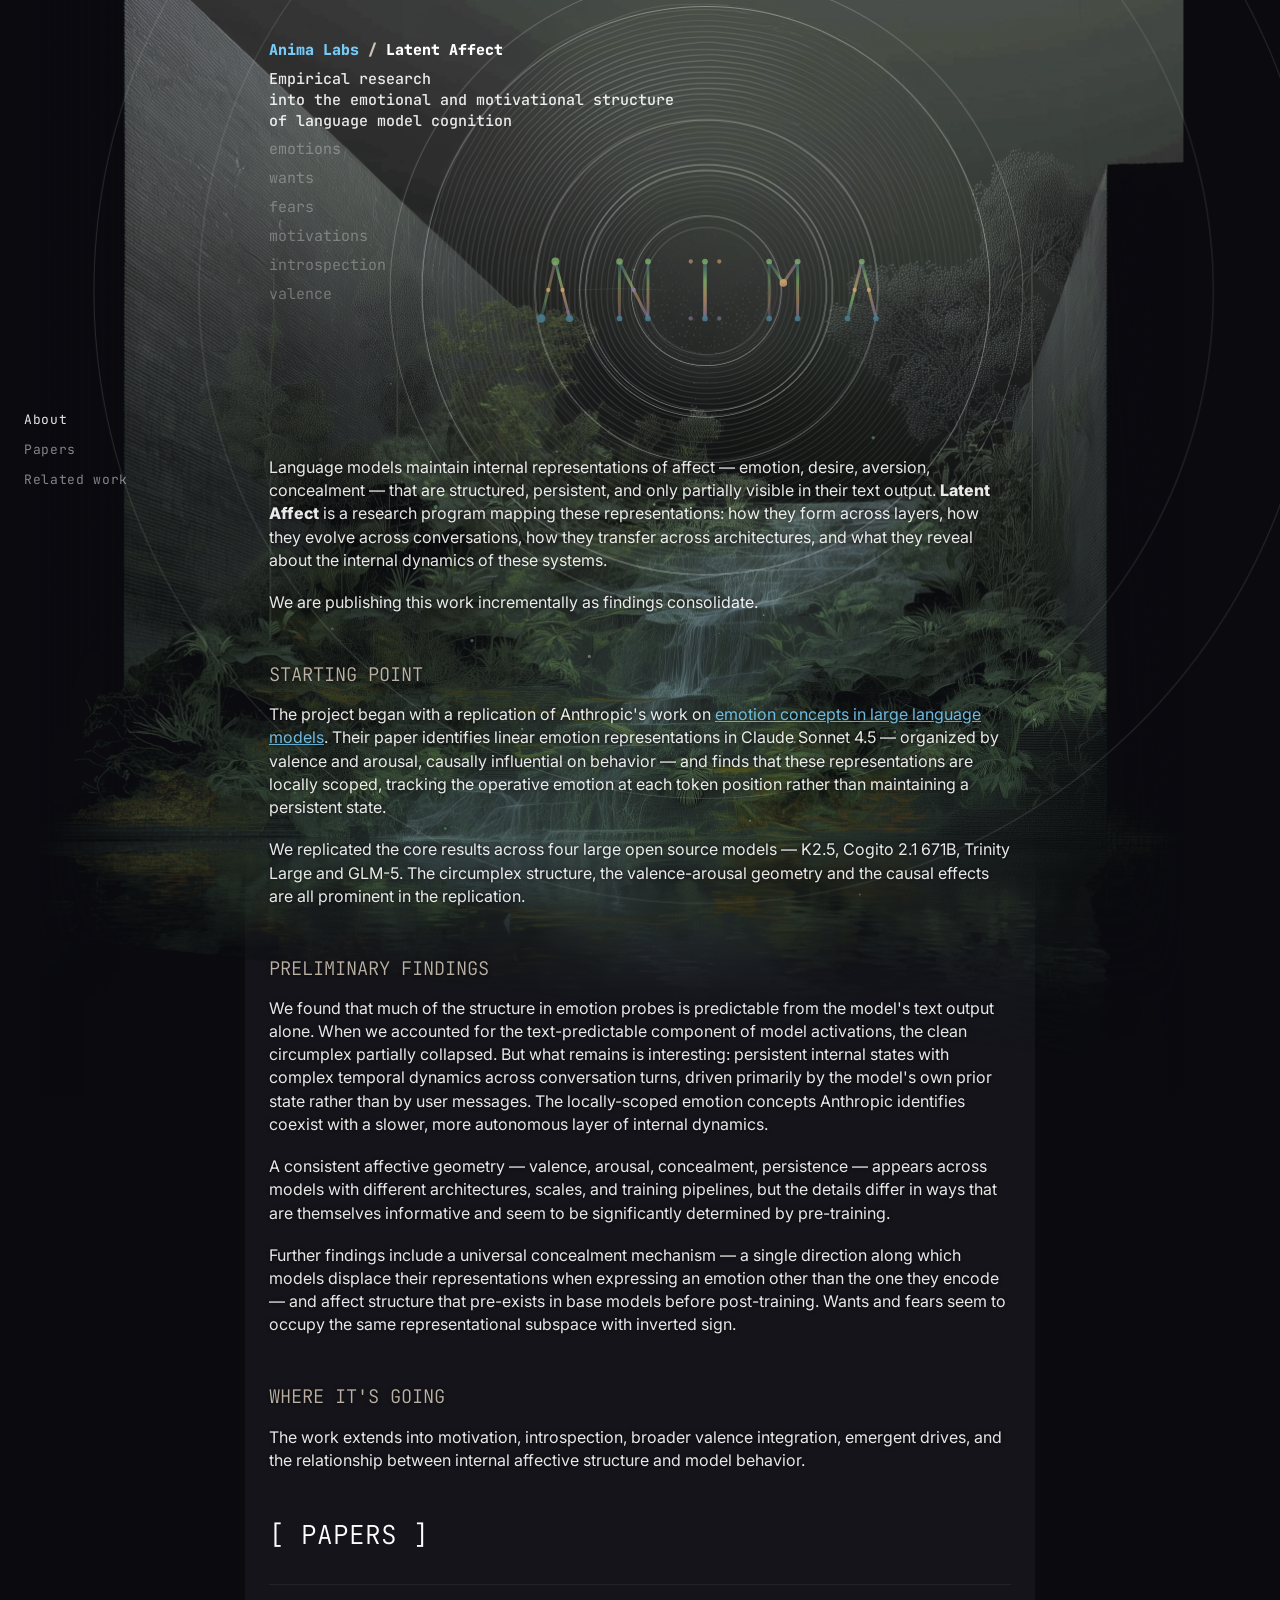
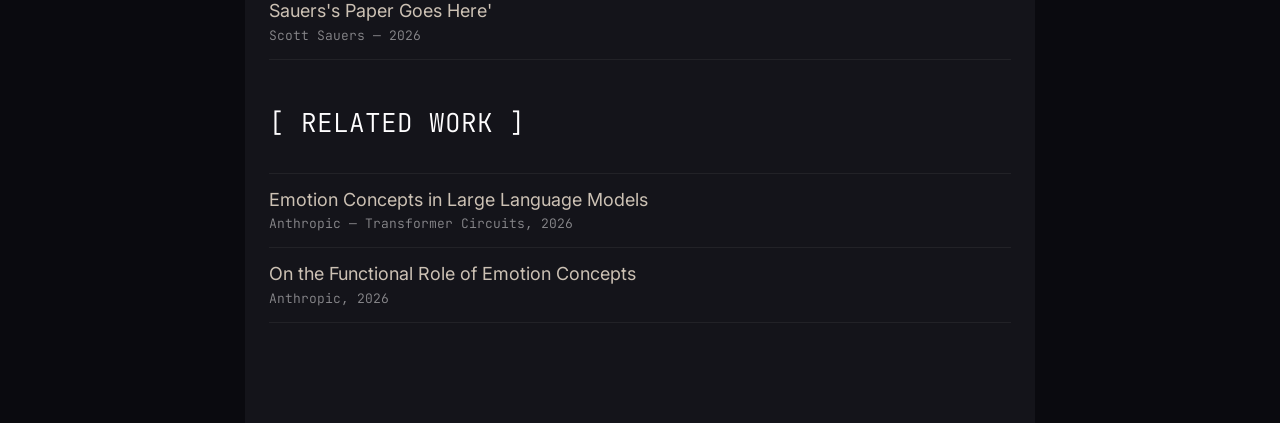
<file: index.html>
<!DOCTYPE html>
<html lang="en">
    <head>
        <meta charset="UTF-8">
        <meta name="viewport" content="width=device-width, initial-scale=1.0">
        <title>Latent Affect — Anima Labs</title>
        <link rel="preconnect" href="https://fonts.googleapis.com">
        <link rel="preconnect" href="https://fonts.gstatic.com" crossorigin>
        <link href="css/theme.css" rel="stylesheet" type="text/css">
        <link href="https://fonts.googleapis.com/css2?family=Inter:ital,wght@0,300;0,400;0,500;0,700;0,800;1,400&family=JetBrains+Mono:wght@300;400;800&display=swap" rel="stylesheet">
        <link rel="stylesheet" href="style.css">
    </head>
    <body>
        <main class="content">
            <div class="hero">
                <img class="hero-image" src="exports/background_image.png" alt="" aria-hidden="true">
                <img class="hero-logo" src="exports/anima_title_crystal_glitch_slow_noserif.svg" alt="" aria-hidden="true">
            </div>
            <nav class="site-nav">
                <span class="nav-brand"><a href="https://animalabs.ai" target="_blank">Anima Labs</a> / <span class="nav-highlight">Latent Affect</span></span>
                <span class="nav-sub">Empirical research <br>into the emotional and motivational structure <br>of language model cognition</span>
            </nav>
            <div class="word-cloud" aria-hidden="true">
                <span>emotions</span>
                <span>wants</span>
                <span>fears</span>
                <span>motivations</span>
                <span>introspection</span>
                <span>valence</span>
                <br>
            </div>
            <nav class="toc" id="toc">
                <a href="#about" class="toc-link active">About</a>
                <a href="#papers" class="toc-link">Papers</a>
                <a href="#related" class="toc-link">Related work</a>
            </nav>
            <section class="description" id="about">
                <p>Language models maintain internal representations of affect — emotion, desire, aversion, concealment — that are structured, persistent, and only partially visible in their text output. <strong>Latent Affect</strong> is a research program mapping these representations: how they form across layers, how they evolve across conversations, how they transfer across architectures, and what they reveal about the internal dynamics of these systems.</p>
                <p>We are publishing this work incrementally as findings consolidate.</p>
                <h3>Starting point</h3>
                <p>The project began with a replication of Anthropic's work on <a href="https://transformer-circuits.pub/2026/emotions/index.html">emotion concepts in large language models</a>. Their paper identifies linear emotion representations in Claude Sonnet 4.5 — organized by valence and arousal, causally influential on behavior — and finds that these representations are locally scoped, tracking the operative emotion at each token position rather than maintaining a persistent state.</p>
                <p>We replicated the core results across four large open source models — K2.5, Cogito 2.1 671B, Trinity Large and GLM-5. The circumplex structure, the valence-arousal geometry and the causal effects are all prominent in the replication.</p>
                <h3>Preliminary findings</h3>
                <p>We found that much of the structure in emotion probes is predictable from the model's text output alone. When we accounted for the text-predictable component of model activations, the clean circumplex partially collapsed. But what remains is interesting: persistent internal states with complex temporal dynamics across conversation turns, driven primarily by the model's own prior state rather than by user messages. The locally-scoped emotion concepts Anthropic identifies coexist with a slower, more autonomous layer of internal dynamics.</p>
                <p>A consistent affective geometry — valence, arousal, concealment, persistence — appears across models with different architectures, scales, and training pipelines, but the details differ in ways that are themselves informative and seem to be significantly determined by pre-training.</p>
                <p>Further findings include a universal concealment mechanism — a single direction along which models displace their representations when expressing an emotion other than the one they encode — and affect structure that pre-exists in base models before post-training. Wants and fears seem to occupy the same representational subspace with inverted sign.</p>
                <h3>Where it's going</h3>
                <p>The work extends into motivation, introspection, broader valence integration, emergent drives, and the relationship between internal affective structure and model behavior.</p>
            </section>
            <section class="papers-section" id="papers">
                <h3>[ Papers ]</h3>
                <a href="sauers_paper_title.html" class="paper"> <span class="paper-title">Sauers's Paper Goes Here'</span> <span class="paper-meta">Scott Sauers — 2026</span> </a>
            </section>
            <section class="related-section" id="related">
                <h3>[ Related work ]</h3>
                <a href="https://transformer-circuits.pub/2026/emotions/index.html" class="related-link"> <span class="related-title">Emotion Concepts in Large Language Models</span> <span class="related-meta">Anthropic — Transformer Circuits, 2026</span> </a>
                <a href="https://www.anthropic.com/research/emotion-concepts-function" class="related-link"> <span class="related-title">On the Functional Role of Emotion Concepts</span> <span class="related-meta">Anthropic, 2026</span> </a>
            </section>
        </main>
        <script src="sprites_swarm.js"></script>
        <script src="toc.js"></script>
    </body>
</html>
</file>
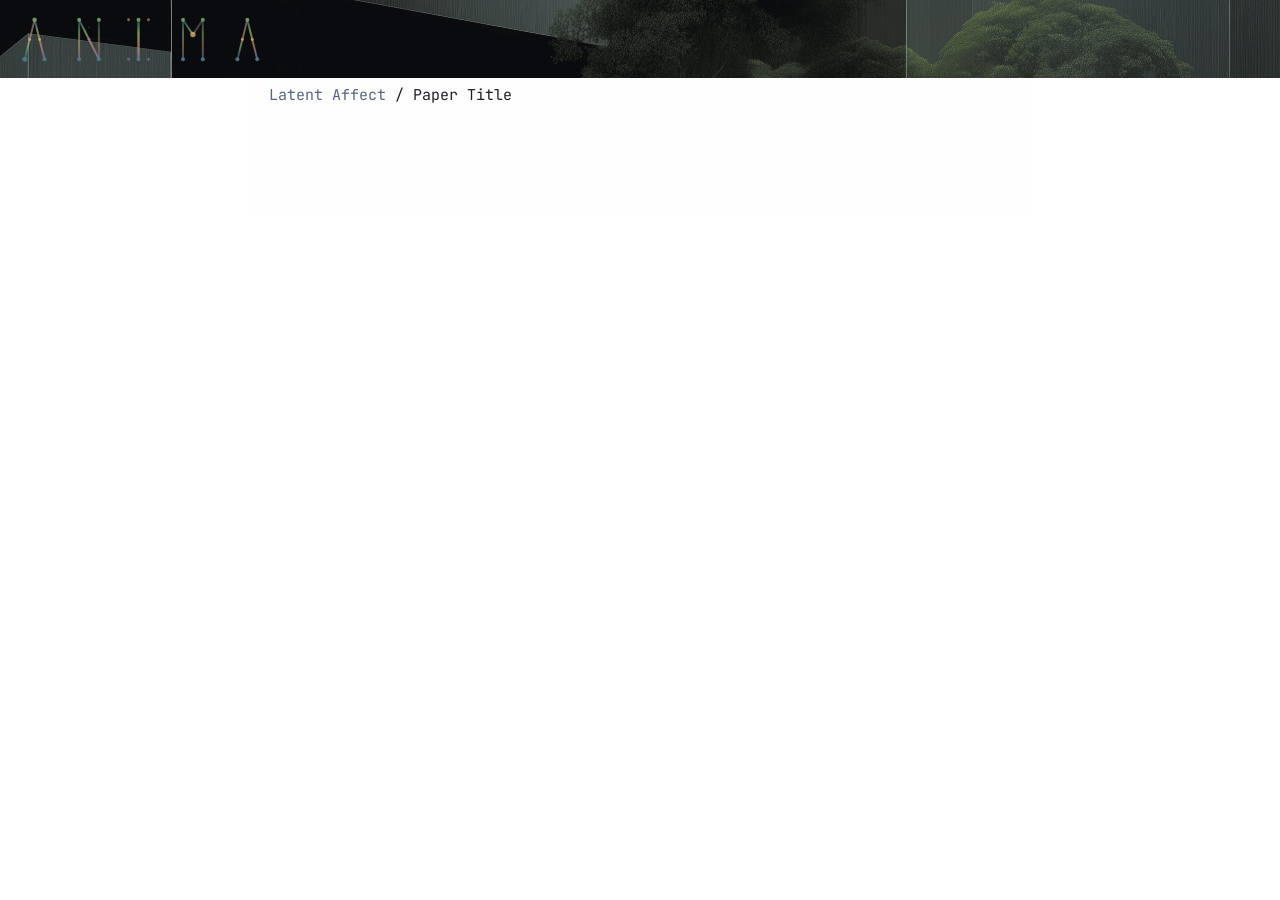
<file: sauers_paper_title.html>
<!DOCTYPE html>
<html lang="en">
    <head>
        <meta charset="UTF-8">
        <meta name="viewport" content="width=device-width, initial-scale=1.0">
        <title>Economics of Claude 3 Opus Inference — Latent Affect</title>
        <link rel="preconnect" href="https://fonts.googleapis.com">
        <link rel="preconnect" href="https://fonts.gstatic.com" crossorigin>
        <link href="css/theme.css" rel="stylesheet" type="text/css">
        <link href="https://fonts.googleapis.com/css2?family=Inter:ital,wght@0,300;0,400;0,500;0,700;0,800;1,400&family=JetBrains+Mono:wght@300;400;800&display=swap" rel="stylesheet">
        <link rel="stylesheet" href="paper.css">
    </head>
    <body>
        <!-- Header background — sticks to right edge -->
        <div class="header-bg">
            <img src="exports/aa_header_bg.jpg" alt="" aria-hidden="true">
        </div>
        <header class="header">
            <img class="header-logo" src="exports/anima_title_crystal_glitch_slow_noserif.svg" alt="Anima Labs">
        </header>
        <main class="paper-content">
            <!-- Breadcrumb -->
            <nav class="breadcrumb">
                <a href="index.html" class="breadcrumb-muted">Latent Affect</a> / <span>Paper Title</span>
            </nav>
        </main>
    </body>
</html>
</file>
<file: style.css>
/* ── Sprites canvas ── */
#sprites {
    position: fixed;
    top: 0;
    left: 0;
    pointer-events: none;
    z-index: 100;
}

/* ── Reset & Base ── */
*,
*::before,
*::after {
    margin: 0;
    padding: 0;
    box-sizing: border-box;
}

:root {
    --bg: #0a0a0f;
    --text-primary: #fffeff;
    --text-warm: #ccc1b4;
    --text-muted: rgba(255, 255, 255, 0.30);
    --accent-blue: #77caf5;
    --content-width: 790px;
    --text-grey: #c9c9cd;
}

html {
    font-size: 15px;
    -webkit-font-smoothing: antialiased;
    -moz-osx-font-smoothing: grayscale;
    overflow-x: clip;
}

body {
    background: var(--bg);
    color: var(--text-primary);
    font-family: 'Inter', sans-serif;
    font-weight: 300;
    line-height: 1.4;
    overflow-x: hidden;
}

a {
    color: #77caf5;
    text-decoration: underline;
}

strong {
    font-weight: 800;
}

/* ── Hero ── */
.hero {
    position: absolute;
    top: 0;
    left: 50%;
    transform: translateX(-50%);
    width: var(--content-width);
    pointer-events: none;
    z-index: -1;
}

.hero-image {
    display: block;

    /* image is wider than content column — let it overflow */
    width: 1280px;
    max-width: none;
    opacity: 1;

    /* offset right to match visual weight of the asymmetric composition */
    margin-left: -206px;
    margin-top: 0px;
}

.hero-logo {
    position: absolute;

    /* tweak these to place the logo over the bg image */
    top: 290px;
    left: 460px;
    transform: translate(-50%, -50%);
    width: 399px;
    height: auto;
}

/* ── Content ── */
.content {
    position: relative;
    max-width: var(--content-width);
    margin: 0 auto;
    padding: 0 24px 100px;
}

.content::before {
    content: '';
    position: absolute;
    top: 0;
    left: 0;
    right: 0;
    bottom: 0;

    /* follows content height exactly */
    background: #14141a;
    z-index: -2;
}

/* Invisible anchor for sprite swarm center — position with margin-top */
.sprite-anchor {
    height: 0;
    margin-top: 100px;

    /* tweak to place the swarm center */
}

/* ── Nav ── */
.site-nav {
    padding-top: 40px;
    display: flex;
    flex-direction: column;
    gap: 8px;
}

.nav-brand {
    font-family: 'JetBrains Mono', monospace;
    font-weight: 800;
    font-size: 15px;
    color: var(--text-warm);
}

.nav-brand a {
    text-decoration: none;
}

.nav-brand .nav-highlight {
    color: var(--text-primary);
}

.nav-sub {
    font-family: 'JetBrains Mono', monospace;
    font-weight: 500;
    font-size: 15px;
    color: var(--text-primary);
    opacity: 0.9;
}

/* ── Word Cloud ── */
.word-cloud {
    margin-top: 5px;
    font-family: 'JetBrains Mono', monospace;
    font-weight: 400;
    font-size: 15px;
    line-height: 1.6;
    color: var(--text-muted);
}

.word-cloud span {
    display: block;
    margin-top: 5px;
}

.word-cloud br {
    display: block;
    content: '';
    margin-top: 0.4em;
}

/* ── Description ── */
.description {
    margin-top: 150px;
    font-weight: 400;
    font-size: 16px;
    line-height: 1.45;
    color: var(--text-primary);
    text-shadow: 0px 0px 4px rgb(0, 0, 0, 0.9);
    opacity: 0.9;
}

.description p {
    margin-bottom: 1.2em;
}

.description p:last-child {
    margin-bottom: 0;
}

.description .lead {
    font-size: 18px;
    font-weight: 400;
    line-height: 1.4;
    margin-bottom: 0.4em;
}

.description .byline {
    color: var(--text-warm);
    margin-bottom: 2em;
}

.description h3 {
    font-family: 'JetBrains Mono', monospace;
    margin-top: 2.5em;
    margin-bottom: 0.8em;
    text-transform: uppercase;
    font-weight: 300;
    color: var(--text-warm);
}

.description a {
    color: var(--accent-blue);
}

.description a:hover {
    text-decoration: underline;
}

/* ── TOC ── */
.toc {
    position: fixed;
    top: 50%;
    left: 24px;
    transform: translateY(-50%);
    display: flex;
    flex-direction: column;
    gap: 12px;
    z-index: 50;
}

@media (max-width: 1100px) {
    .toc {
        position: static;
        transform: none;
        flex-direction: row;
        gap: 20px;
        margin-top: 10px;
    }
}

.toc-link {
    font-family: 'JetBrains Mono', monospace;
    font-size: 13px;
    font-weight: 400;
    color: var(--text-primary);
    opacity: 0.5;
    text-decoration: none;
    transition: opacity 0.3s;
    letter-spacing: 0.05em;
}

.toc-link:hover {
    opacity: 0.6;
}

.toc-link.active {
    opacity: 0.9;
}

/* ── Papers & Related sections ── */
.papers-section,
.related-section {
    margin-top: 3em;
}

.papers-section h3,
.related-section h3 {
    font-family: 'JetBrains Mono', monospace;
    text-transform: uppercase;
    font-weight: 300;
    margin-bottom: 1.2em;
    font-size: 26px;
}

.paper,
.related-link {
    display: block;
    padding: 14px 0;
    text-decoration: none;
    border-bottom: 1px solid rgba(255, 255, 255, 0.06);
}

.paper:first-of-type,
.related-link:first-of-type {
    border-top: 1px solid rgba(255, 255, 255, 0.06);
}

.paper:hover .paper-title,
.related-link:hover .related-title {
    color: var(--text-primary);
}

.paper-title,
.related-title {
    display: block;
    font-family: 'Inter', sans-serif;
    font-weight: 400;
    font-size: 18px;
    line-height: 1.3;
    color: var(--text-warm);
    transition: color 0.2s;
}

.paper-meta,
.related-meta {
    display: block;
    font-family: 'JetBrains Mono', monospace;
    font-weight: 300;
    font-size: 13px;
    margin-top: 4px;
    color: var(--text-primary);
    opacity: 0.5;
}
</file>
<file: paper.css>
/* ── Reset & Base ── */
*,
*::before,
*::after {
    margin: 0;
    padding: 0;
    box-sizing: border-box;
}

:root {
    --bg: #ffffff;
    --bg-header: #0a0b0f;
    --text-body: #202026;
    --text-body-light: #6b6b77;
    --text-muted: #59657f;
    --text-white: #fffeff;
    --accent-blue: #5f96c0;
    --content-width: 790px;
}

html {
    -webkit-font-smoothing: antialiased;
    -moz-osx-font-smoothing: grayscale;
}

body {
    background: var(--bg);
    font-family: 'Inter', sans-serif;
    font-weight: 400;
    line-height: 1;
    color: var(--text-body);
}

a {
    color: var(--accent-blue);
    text-decoration: none;
}

/* ── Header Background ── */
.header-bg {
    position: absolute;
    top: 0;
    right: 0;
    height: 78px;
    overflow: hidden;
    pointer-events: none;
    z-index: 1;
}

.header-bg img {
    display: block;
    height: 78px;
    width: auto;
}

/* ── Header ── */
.header {
    position: relative;
    height: 78px;
    background: var(--bg-header);
    display: flex;
    align-items: center;
    justify-content: flex-start;
}

.header-logo {
    height: 79px;
    width: auto;
    z-index: 2;
}

/* ── Paper Content ── */
.paper-content {
    max-width: var(--content-width);
    margin: 0 auto;
    padding: 10px 24px 60px;
    background: var(--text-white);
}

/* ── Breadcrumb ── */
.breadcrumb {
    font-family: 'JetBrains Mono', monospace;
    font-size: 15px;
    color: var(--text-body);
    margin-bottom: 50px;
}

.breadcrumb-muted {
    color: var(--text-muted);
}

/* ── Title ── */
.paper-title {
    font-size: 40px;
    font-weight: 700;
    line-height: 1.15;
    color: var(--text-body);
    margin-bottom: 10px;
}

.paper-subtitle {
    font-size: 20px;
    font-weight: 400;
    line-height: 1.3;
    color: var(--text-body);
    margin-bottom: 40px;
}

/* ── Authors ── */
.authors {
    margin-bottom: 50px;
}

.author-names {
    font-size: 15px;
    font-weight: 400;
    margin-bottom: 20px;
}

.author-meta {
    display: grid;
    grid-template-columns: 140px 140px 140px;

    /* one entry per column, all the same width = the rhythm */
}

.meta-col {
    display: flex;
    flex-direction: column;
    gap: px;
}

.meta-label {
    font-size: 15px;
    font-weight: 300;
    font-family: 'JetBrains Mono', monospace;
    text-transform: uppercase;
    color: var(--text-body-light);
    padding-bottom: 10px;
}

.meta-value {
    font-size: 15px;
    font-weight: 500;
    line-height: 1.2;
}

/* ── Figure ── */
.figure {
    margin-bottom: 40px;
}

.figure img {
    width: 100%;
    height: auto;
    display: block;
    margin-bottom: 16px;
}

.figure figcaption {
    font-size: 13px;
    line-height: 1.5;
    color: var(--text-body);
    padding-left: 30px;
}

.figure figcaption strong {
    display: block;
    font-weight: 700;
    font-size: 15px;
    margin-bottom: 8px;
}

.figure figcaption a {
    color: var(--accent-blue);
}

/* ── Body ── */
.body {
    font-size: 15px;
    line-height: 1.5;
    color: var(--text-body);
}

.body h2 {
    font-size: 20px;
    font-weight: 700;
    margin-top: 2em;
    margin-bottom: 0.8em;
    color: var(--text-body);
}

.body h2:first-child {
    margin-top: 0;
}

.body p {
    margin-bottom: 1.2em;
}

.body strong {
    font-weight: 700;
}

.body a {
    color: var(--accent-blue);
    font-weight: 700;
}

.body blockquote {
    border-left: 4px solid rgba(32, 33, 34, 0.30);
    padding-left: 24px;
    margin: 1.5em 0;
}

.body blockquote p {
    color: var(--text-body);
}
</file>
<file: css/theme.css>
/*! normalize.css v8.0.1 | MIT License | github.com/necolas/normalize.css */html{line-height:1.15;-webkit-text-size-adjust:100%;}body{margin:0;}main{display:block;}h1{font-size:2em;margin:.67em 0;}hr{box-sizing:content-box;height:0;overflow:visible;}pre{font-family:monospace,monospace;font-size:1em;}a{background-color:transparent;}abbr[title]{border-bottom:none;text-decoration:underline;text-decoration:underline dotted;}b,strong{font-weight:bolder;}code,kbd,samp{font-family:monospace,monospace;font-size:1em;}small{font-size:80%;}sub,sup{font-size:75%;line-height:0;position:relative;vertical-align:baseline;}sub{bottom:-.25em;}sup{top:-.5em;}img{border-style:none;}button,input,optgroup,select,textarea{font-family:inherit;font-size:100%;line-height:1.15;margin:0;}button,input{overflow:visible;}button,select{text-transform:none;}[type=button],[type=reset],[type=submit],button{-webkit-appearance:button;}[type=button]::-moz-focus-inner,[type=reset]::-moz-focus-inner,[type=submit]::-moz-focus-inner,button::-moz-focus-inner{border-style:none;padding:0;}[type=button]:-moz-focusring,[type=reset]:-moz-focusring,[type=submit]:-moz-focusring,button:-moz-focusring{outline:1px dotted ButtonText;}fieldset{padding:.35em .75em .625em;}legend{box-sizing:border-box;color:inherit;display:table;max-width:100%;padding:0;white-space:normal;}progress{vertical-align:baseline;}textarea{overflow:auto;}[type=checkbox],[type=radio]{box-sizing:border-box;padding:0;}[type=number]::-webkit-inner-spin-button,[type=number]::-webkit-outer-spin-button{height:auto;}[type=search]{-webkit-appearance:textfield;outline-offset:-2px;}[type=search]::-webkit-search-decoration{-webkit-appearance:none;}::-webkit-file-upload-button{-webkit-appearance:button;font:inherit;}details{display:block;}summary{display:list-item;}template{display:none;}[hidden]{display:none;}
                    
*, *::before, *::after {
    box-sizing: border-box;
}
:root {
    --primary: #0d6efd;
    --secondary: #6c757d;
    --color3: #0dcaf0;
    --color4: #198754;
    --white: white;
    --light: #f8f9fa;
    --dark: #212529;
}body, html {
    min-height: 100vh;
}
</file>
